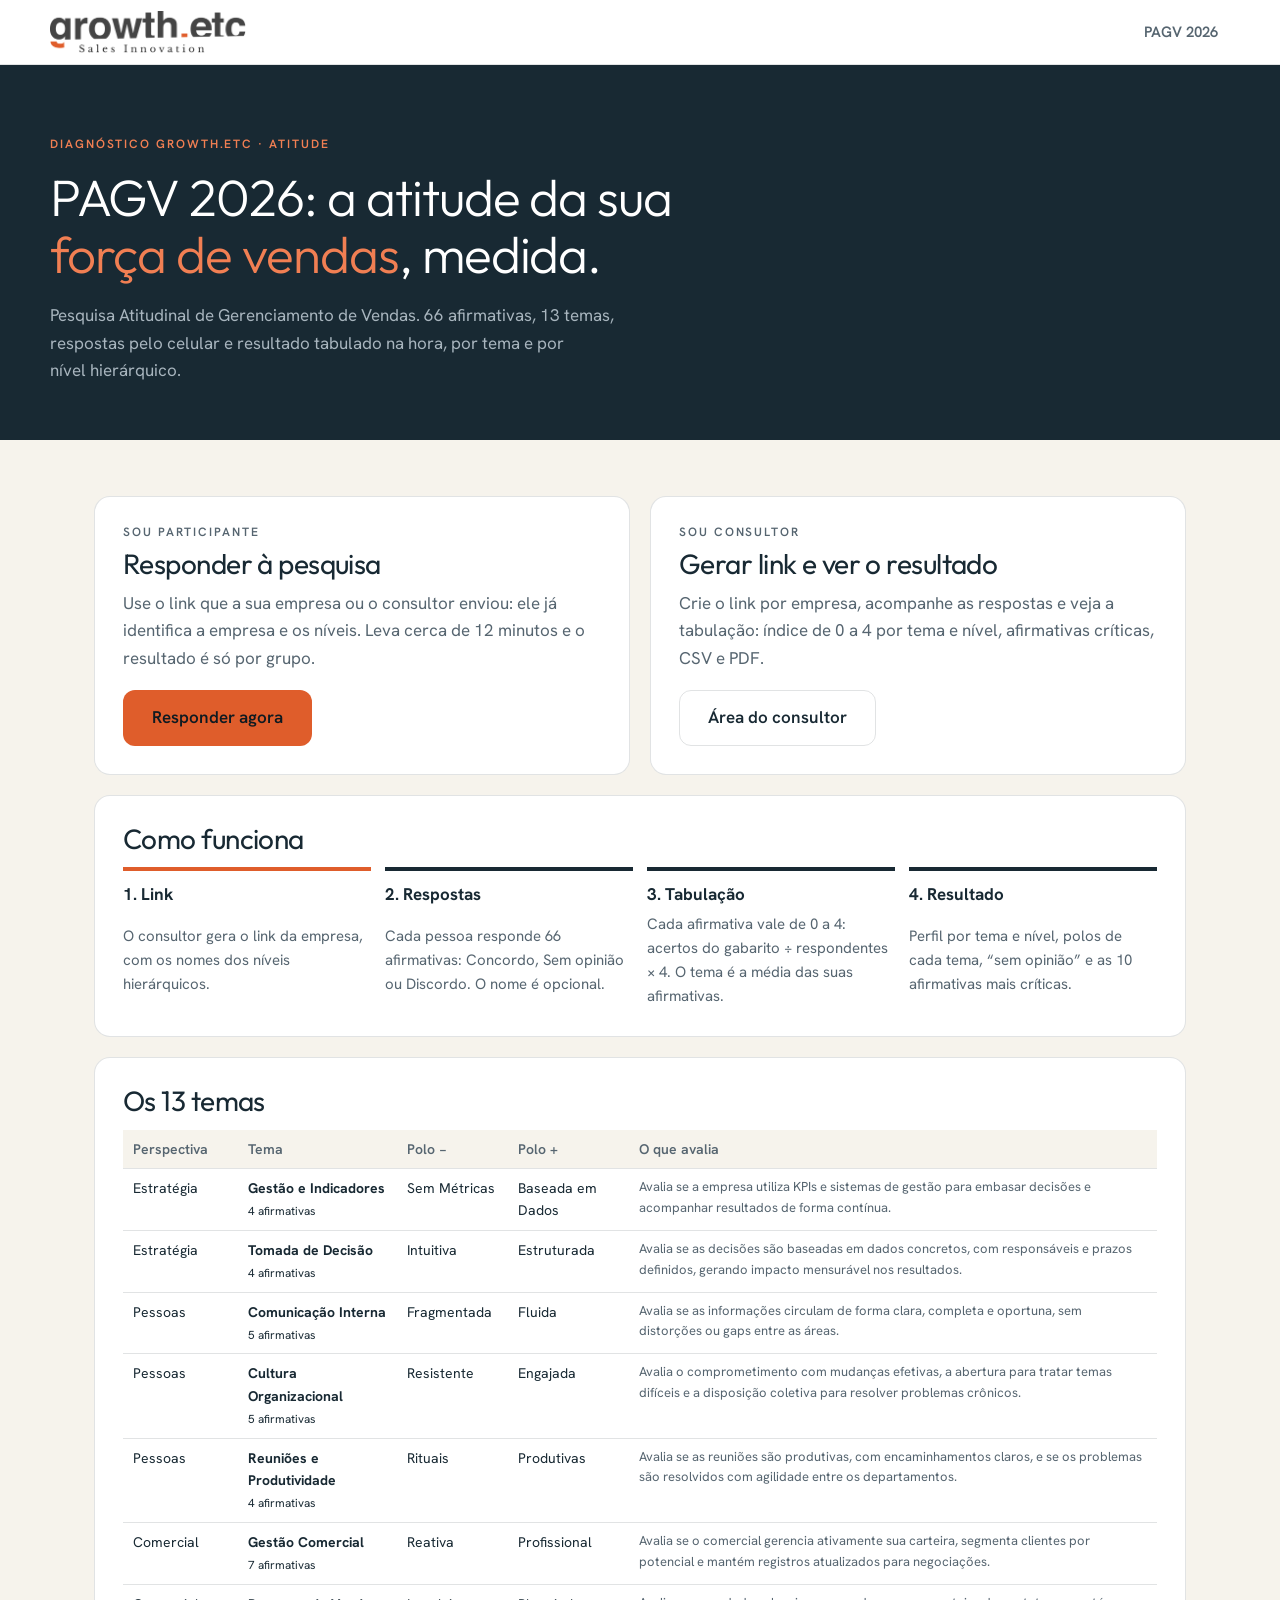
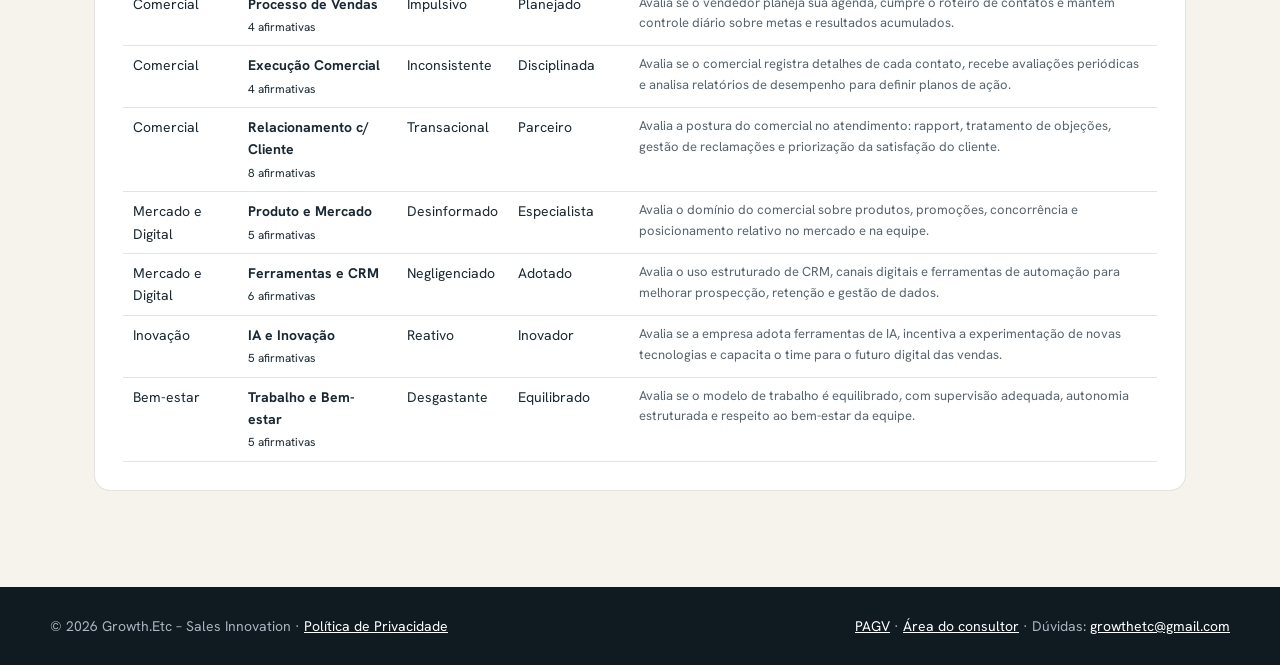
<file: index.html>
<!doctype html>
<html lang="pt-BR">
<head>
<meta charset="utf-8">
<meta name="viewport" content="width=device-width,initial-scale=1,viewport-fit=cover">
<title>PAGV 2026 — Pesquisa Atitudinal de Gerenciamento de Vendas | Growth.Etc</title>
<meta name="description" content="PAGV 2026: questionário online, tabulação automática e resultado por tema e nível hierárquico.">
<meta name="robots" content="noindex,nofollow">
<link rel="canonical" href="https://rafaeldonascimentocastro-collab.github.io/PAGV/">
<meta name="theme-color" content="#182933">
<link rel="icon" href="img/favicon.ico" sizes="16x16 32x32 48x48"><link rel="icon" type="image/png" href="img/favicon.png" sizes="256x256"><link rel="apple-touch-icon" href="img/apple-touch-icon.png">

<link rel="preload" href="assets/fonts/outfit-latin.woff2" as="font" type="font/woff2" crossorigin>
<link rel="preload" href="assets/fonts/hanken-latin.woff2" as="font" type="font/woff2" crossorigin>
<link rel="stylesheet" href="assets/base.css?v=20261011p">
<link rel="stylesheet" href="assets/pagv.css?v=20261011p">
</head>
<body>
<svg xmlns="http://www.w3.org/2000/svg" width="0" height="0" style="position:absolute" aria-hidden="true" focusable="false"><symbol id="i-arrow" viewBox="0 0 24 24"><path d="M5 12h14M13 6l6 6-6 6"/></symbol><symbol id="i-check" viewBox="0 0 24 24"><path d="M5 12.5l4.5 4.5L19 7.5"/></symbol><symbol id="i-clock" viewBox="0 0 24 24"><circle cx="12" cy="12" r="9"/><path d="M12 7v5l3.2 2"/></symbol><symbol id="i-shield" viewBox="0 0 24 24"><path d="M12 3l7.5 2.8v5.7c0 4.7-3.2 7.9-7.5 9.5-4.3-1.6-7.5-4.8-7.5-9.5V5.8z"/><path d="M8.6 12l2.4 2.4 4.4-4.9"/></symbol><symbol id="i-users" viewBox="0 0 24 24"><circle cx="9" cy="8" r="3.2"/><path d="M3 20c0-3.3 2.7-6 6-6s6 2.7 6 6"/><circle cx="17" cy="9" r="2.4"/><path d="M17.5 14.2c2.2.4 3.5 2.2 3.5 4.8"/></symbol><symbol id="i-wa" viewBox="0 0 24 24"><path d="M12 3.2a8.8 8.8 0 0 0-7.6 13.2L3.2 20.8l4.5-1.2A8.8 8.8 0 1 0 12 3.2z"/></symbol></svg><a class="skip" href="#conteudo">Pular para o conteúdo</a>
<header class="lp-header">
  <div class="wrap hd">
    <a class="brand" href="index.html" aria-label="PAGV – início"><img src="img/logo-color.png" width="168" height="36" alt="Growth.Etc – Sales Innovation"></a>
    <div class="lp-hd-actions"><span class="lp-hd-link" style="display:inline-flex;color:var(--mute)">PAGV 2026</span></div>
  </div>
</header>
<main id="conteudo" tabindex="-1" data-page="inicio">
<section class="pv-hero">
  <div class="wrap">
    <p class="eyebrow">Diagnóstico Growth.Etc · Atitude</p>
    <h1>PAGV 2026: a atitude da sua <em>força de vendas</em>, medida.</h1>
    <p>Pesquisa Atitudinal de Gerenciamento de Vendas. 66 afirmativas, 13 temas, respostas pelo celular e resultado tabulado na hora, por tema e por nível hierárquico.</p>
  </div>
</section>
<div class="pv-main"><div class="wrap pr-wrap">
  <div class="pr-grid2">
    <section class="pr-panel pi-card" aria-labelledby="pi-t1">
      <p class="eyebrow">Sou participante</p>
      <h2 id="pi-t1">Responder à pesquisa</h2>
      <p>Use o link que a sua empresa ou o consultor enviou: ele já identifica a empresa e os níveis. Leva cerca de 12 minutos e o resultado é só por grupo.</p>
      <a class="btn btn--primary btn--lg" href="pesquisa.html">Responder agora</a>
    </section>
    <section class="pr-panel pi-card" aria-labelledby="pi-t2">
      <p class="eyebrow">Sou consultor</p>
      <h2 id="pi-t2">Gerar link e ver o resultado</h2>
      <p>Crie o link por empresa, acompanhe as respostas e veja a tabulação: índice de 0 a 4 por tema e nível, afirmativas críticas, CSV e PDF.</p>
      <a class="btn btn--line btn--lg" href="resultado.html">Área do consultor</a>
    </section>
  </div>
  <section class="pr-panel" aria-labelledby="pi-t3">
    <h2 id="pi-t3">Como funciona</h2>
    <ol class="pi-steps">
      <li><b>1. Link</b><span>O consultor gera o link da empresa, com os nomes dos níveis hierárquicos.</span></li>
      <li><b>2. Respostas</b><span>Cada pessoa responde 66 afirmativas: Concordo, Sem opinião ou Discordo. O nome é opcional.</span></li>
      <li><b>3. Tabulação</b><span>Cada afirmativa vale de 0 a 4: acertos do gabarito ÷ respondentes × 4. O tema é a média das suas afirmativas.</span></li>
      <li><b>4. Resultado</b><span>Perfil por tema e nível, polos de cada tema, “sem opinião” e as 10 afirmativas mais críticas.</span></li>
    </ol>
  </section>
  <section class="pr-panel" aria-labelledby="pi-t4">
    <h2 id="pi-t4">Os 13 temas</h2>
    <div class="pr-table-wrap"><table class="pr-table" id="pi-temas"></table></div>
  </section>
</div></div>
</main>
<footer class="pv-foot"><div class="wrap"><p>© 2026 Growth.Etc – Sales Innovation · <a href="https://growth.etc.br/politica-de-privacidade.html">Política de Privacidade</a></p><p><a href="index.html">PAGV</a> · <a href="resultado.html">Área do consultor</a> · Dúvidas: <a href="mailto:growthetc@gmail.com">growthetc@gmail.com</a></p></div></footer>
<script src="assets/pagv-data.js?v=20261011p"></script>
<script>
(function(){var D=window.PAGV_DATA,h='<thead><tr><th>Perspectiva</th><th>Tema</th><th>Polo −</th><th>Polo +</th><th>O que avalia</th></tr></thead><tbody>';
D.temas.forEach(function(t){var n=D.itens.filter(function(i){return i.t===t.id}).length;h+='<tr><td>'+t.persp+'</td><td><b>'+t.nome+'</b><br><small>'+n+' afirmativas</small></td><td>'+t.neg+'</td><td>'+t.pos+'</td><td class="pr-read">'+t.desc+'</td></tr>'});
document.getElementById('pi-temas').innerHTML=h+'</tbody>';})();
</script>
</body>
</html>
</file>
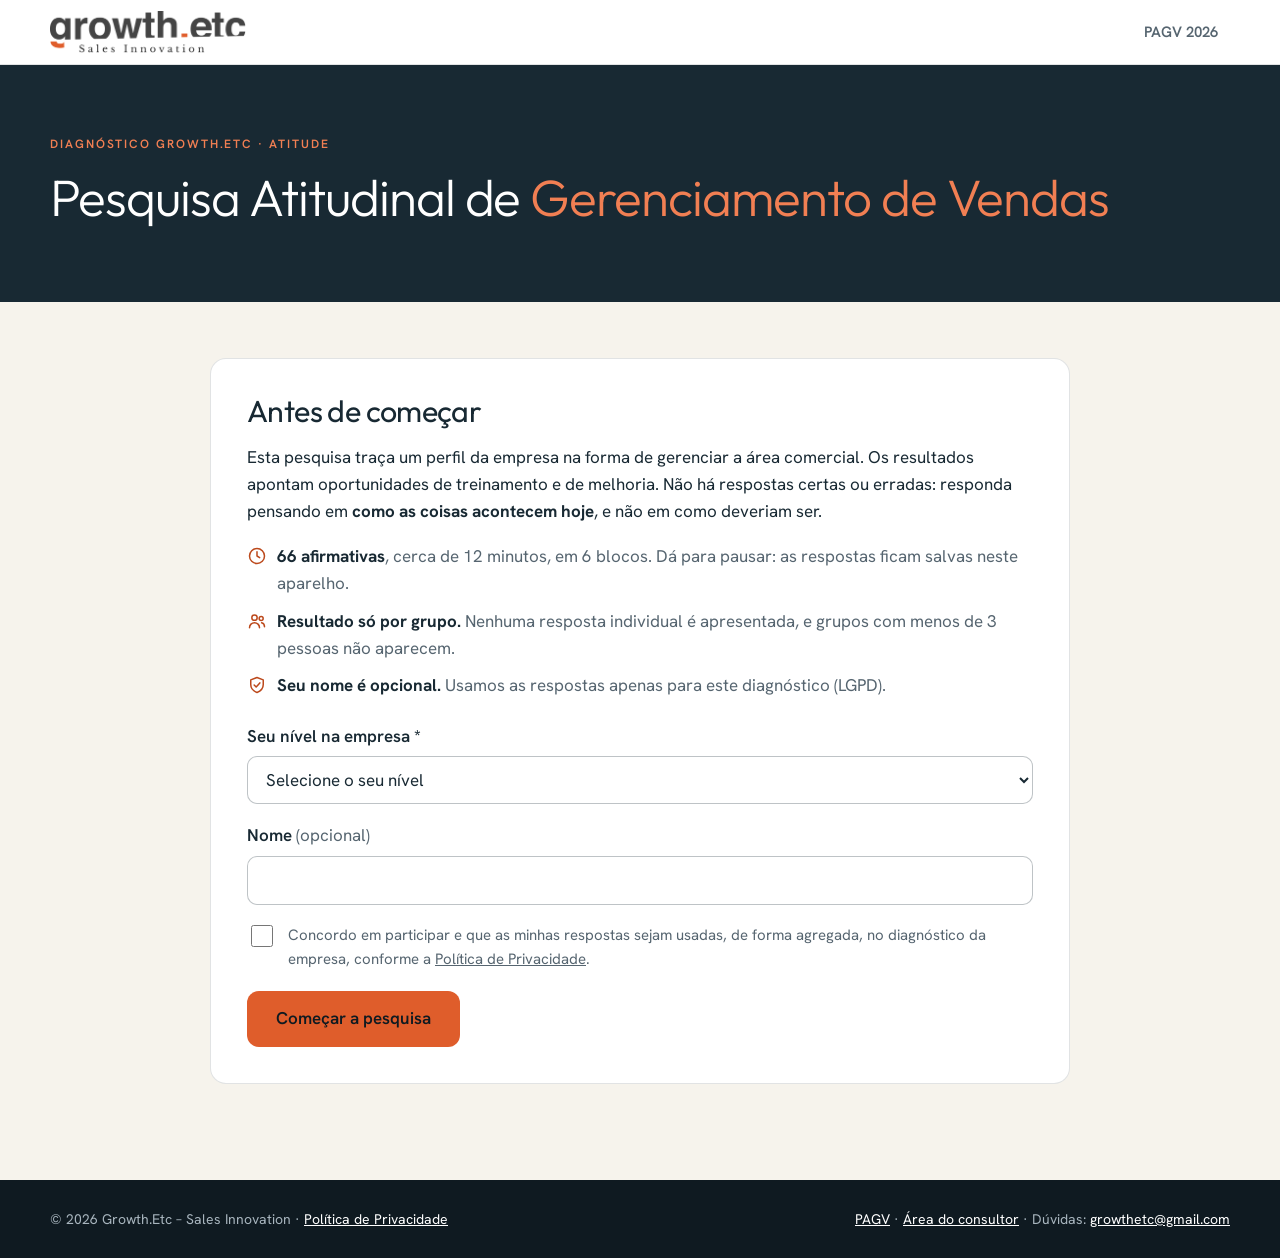
<file: pesquisa.html>
<!doctype html>
<html lang="pt-BR">
<head>
<meta charset="utf-8">
<meta name="viewport" content="width=device-width,initial-scale=1,viewport-fit=cover">
<title>PAGV — Pesquisa Atitudinal de Gerenciamento de Vendas | Growth.Etc</title>
<meta name="description" content="Questionário da Pesquisa Atitudinal de Gerenciamento de Vendas (PAGV). Respostas tratadas somente por grupo.">
<meta name="robots" content="noindex,nofollow">
<link rel="canonical" href="https://rafaeldonascimentocastro-collab.github.io/PAGV/pesquisa.html">
<meta name="theme-color" content="#182933">
<link rel="icon" href="img/favicon.ico" sizes="16x16 32x32 48x48"><link rel="icon" type="image/png" href="img/favicon.png" sizes="256x256"><link rel="apple-touch-icon" href="img/apple-touch-icon.png">

<link rel="preload" href="assets/fonts/outfit-latin.woff2" as="font" type="font/woff2" crossorigin>
<link rel="preload" href="assets/fonts/hanken-latin.woff2" as="font" type="font/woff2" crossorigin>
<link rel="stylesheet" href="assets/base.css?v=20261011p">
<link rel="stylesheet" href="assets/pagv.css?v=20261011p">
</head>
<body>
<svg xmlns="http://www.w3.org/2000/svg" width="0" height="0" style="position:absolute" aria-hidden="true" focusable="false"><symbol id="i-arrow" viewBox="0 0 24 24"><path d="M5 12h14M13 6l6 6-6 6"/></symbol><symbol id="i-check" viewBox="0 0 24 24"><path d="M5 12.5l4.5 4.5L19 7.5"/></symbol><symbol id="i-clock" viewBox="0 0 24 24"><circle cx="12" cy="12" r="9"/><path d="M12 7v5l3.2 2"/></symbol><symbol id="i-shield" viewBox="0 0 24 24"><path d="M12 3l7.5 2.8v5.7c0 4.7-3.2 7.9-7.5 9.5-4.3-1.6-7.5-4.8-7.5-9.5V5.8z"/><path d="M8.6 12l2.4 2.4 4.4-4.9"/></symbol><symbol id="i-users" viewBox="0 0 24 24"><circle cx="9" cy="8" r="3.2"/><path d="M3 20c0-3.3 2.7-6 6-6s6 2.7 6 6"/><circle cx="17" cy="9" r="2.4"/><path d="M17.5 14.2c2.2.4 3.5 2.2 3.5 4.8"/></symbol><symbol id="i-wa" viewBox="0 0 24 24"><path d="M12 3.2a8.8 8.8 0 0 0-7.6 13.2L3.2 20.8l4.5-1.2A8.8 8.8 0 1 0 12 3.2z"/></symbol></svg><a class="skip" href="#conteudo">Pular para o conteúdo</a>
<header class="lp-header">
  <div class="wrap hd">
    <a class="brand" href="index.html" aria-label="PAGV – início"><img src="img/logo-color.png" width="168" height="36" alt="Growth.Etc – Sales Innovation"></a>
    <div class="lp-hd-actions"><span class="lp-hd-link" style="display:inline-flex;color:var(--mute)">PAGV 2026</span></div>
  </div>
</header>
<main id="conteudo" tabindex="-1" data-page="pagv">
<section class="pv-hero">
  <div class="wrap">
    <p class="eyebrow">Diagnóstico Growth.Etc · Atitude</p>
    <h1>Pesquisa Atitudinal de <em>Gerenciamento de Vendas</em></h1>
    <p id="pv-empresa-row" hidden>Empresa: <span class="pv-emp" id="pv-empresa"></span></p>
  </div>
</section>
<div class="pv-main"><div class="wrap">

<section class="pv-card" id="pv-intro" aria-labelledby="pv-t-intro">
  <h2 id="pv-t-intro">Antes de começar</h2>
  <p>Esta pesquisa traça um perfil da empresa na forma de gerenciar a área comercial. Os resultados apontam oportunidades de treinamento e de melhoria. Não há respostas certas ou erradas: responda pensando em <b>como as coisas acontecem hoje</b>, e não em como deveriam ser.</p>
  <ul class="pv-facts">
    <li><svg aria-hidden="true" focusable="false"><use href="#i-clock"/></svg><span><b>66 afirmativas</b>, cerca de 12 minutos, em 6 blocos. Dá para pausar: as respostas ficam salvas neste aparelho.</span></li>
    <li><svg aria-hidden="true" focusable="false"><use href="#i-users"/></svg><span><b>Resultado só por grupo.</b> Nenhuma resposta individual é apresentada, e grupos com menos de 3 pessoas não aparecem.</span></li>
    <li><svg aria-hidden="true" focusable="false"><use href="#i-shield"/></svg><span><b>Seu nome é opcional.</b> Usamos as respostas apenas para este diagnóstico (LGPD).</span></li>
  </ul>
  <form id="pv-form-intro" novalidate>
    <div class="pv-field">
      <label for="pv-nivel">Seu nível na empresa *</label>
      <select id="pv-nivel" required aria-describedby="pv-nivel-err"></select>
      <span class="pv-err" id="pv-nivel-err" hidden>Selecione o seu nível para continuar.</span>
    </div>
    <div class="pv-field">
      <label for="pv-nome">Nome <span style="font-weight:400;color:var(--mute)">(opcional)</span></label>
      <input type="text" id="pv-nome" autocomplete="name" maxlength="80">
    </div>
    <label class="pv-check"><input type="checkbox" id="pv-lgpd" aria-describedby="pv-lgpd-err"><span>Concordo em participar e que as minhas respostas sejam usadas, de forma agregada, no diagnóstico da empresa, conforme a <a href="https://growth.etc.br/politica-de-privacidade.html" target="_blank" rel="noopener">Política de Privacidade</a>.</span></label>
    <p class="pv-err" id="pv-lgpd-err" hidden>Marque a concordância para continuar.</p>
    <button class="btn btn--primary btn--lg" type="submit" id="pv-start">Começar a pesquisa</button>
  </form>
</section>

<section id="pv-quest" hidden aria-labelledby="pv-bloco" tabindex="-1">
  <div class="pv-top">
    <div class="pv-top-row"><b id="pv-bloco" aria-live="polite">Bloco 1 de 6</b><span id="pv-faixa"></span></div>
    <div class="pv-progress" id="pv-progbar" role="progressbar" aria-label="Progresso" aria-valuemin="0" aria-valuemax="100" aria-valuenow="0"><span id="pv-bar"></span></div>
    <p class="pv-top-row" style="margin-top:6px"><span id="pv-prog"></span><span class="pv-hint">Concordo · Sem opinião · Discordo</span></p>
  </div>
  <ol class="pv-list" id="pv-list"></ol>
  <p class="pv-err" id="pv-missing" role="alert" hidden></p>
  <div class="pv-nav">
    <button class="btn btn--line" type="button" id="pv-prev" hidden>Bloco anterior</button>
    <button class="btn btn--primary btn--lg" type="button" id="pv-next">Próximo bloco</button>
  </div>
</section>

<section class="pv-card" id="pv-fim" hidden tabindex="-1" aria-labelledby="pv-t-fim">
  <div id="pv-fim-ok">
    <div class="pv-ok"><svg aria-hidden="true" focusable="false"><use href="#i-check"/></svg><h2 id="pv-t-fim">Respostas enviadas. Obrigado!</h2></div>
    <p>Sua participação foi registrada. O resultado será apresentado somente por grupo.</p>
    <p class="pr-note" style="margin-top:14px">Se o consultor pedir, este é o seu código de resposta:</p>
  </div>
  <div id="pv-fim-manual" hidden>
    <h2>Falta um passo: envie o seu código</h2>
    <p>Não conseguimos enviar automaticamente. Copie o código abaixo e envie ao consultor pelo WhatsApp ou por e-mail.</p>
  </div>
  <div class="pv-code"><input id="pv-cod" readonly aria-label="Código de resposta"><button class="btn btn--line btn--sm" type="button" id="pv-copy">Copiar</button></div>
  <div class="pv-btns"><a class="btn btn--line btn--sm" id="pv-wa" target="_blank" rel="noopener">Enviar pelo WhatsApp</a><a class="btn btn--line btn--sm" id="pv-mail">Enviar por e-mail</a></div>
</section>

</div></div>
</main>
<footer class="pv-foot"><div class="wrap"><p>© 2026 Growth.Etc – Sales Innovation · <a href="https://growth.etc.br/politica-de-privacidade.html">Política de Privacidade</a></p><p><a href="index.html">PAGV</a> · <a href="resultado.html">Área do consultor</a> · Dúvidas: <a href="mailto:growthetc@gmail.com">growthetc@gmail.com</a></p></div></footer>
<script src="assets/pagv-config.js?v=20261011p"></script>
<script src="assets/pagv-data.js?v=20261011p"></script>
<script src="assets/pesquisa.js?v=20261011p"></script>
</body>
</html>
</file>
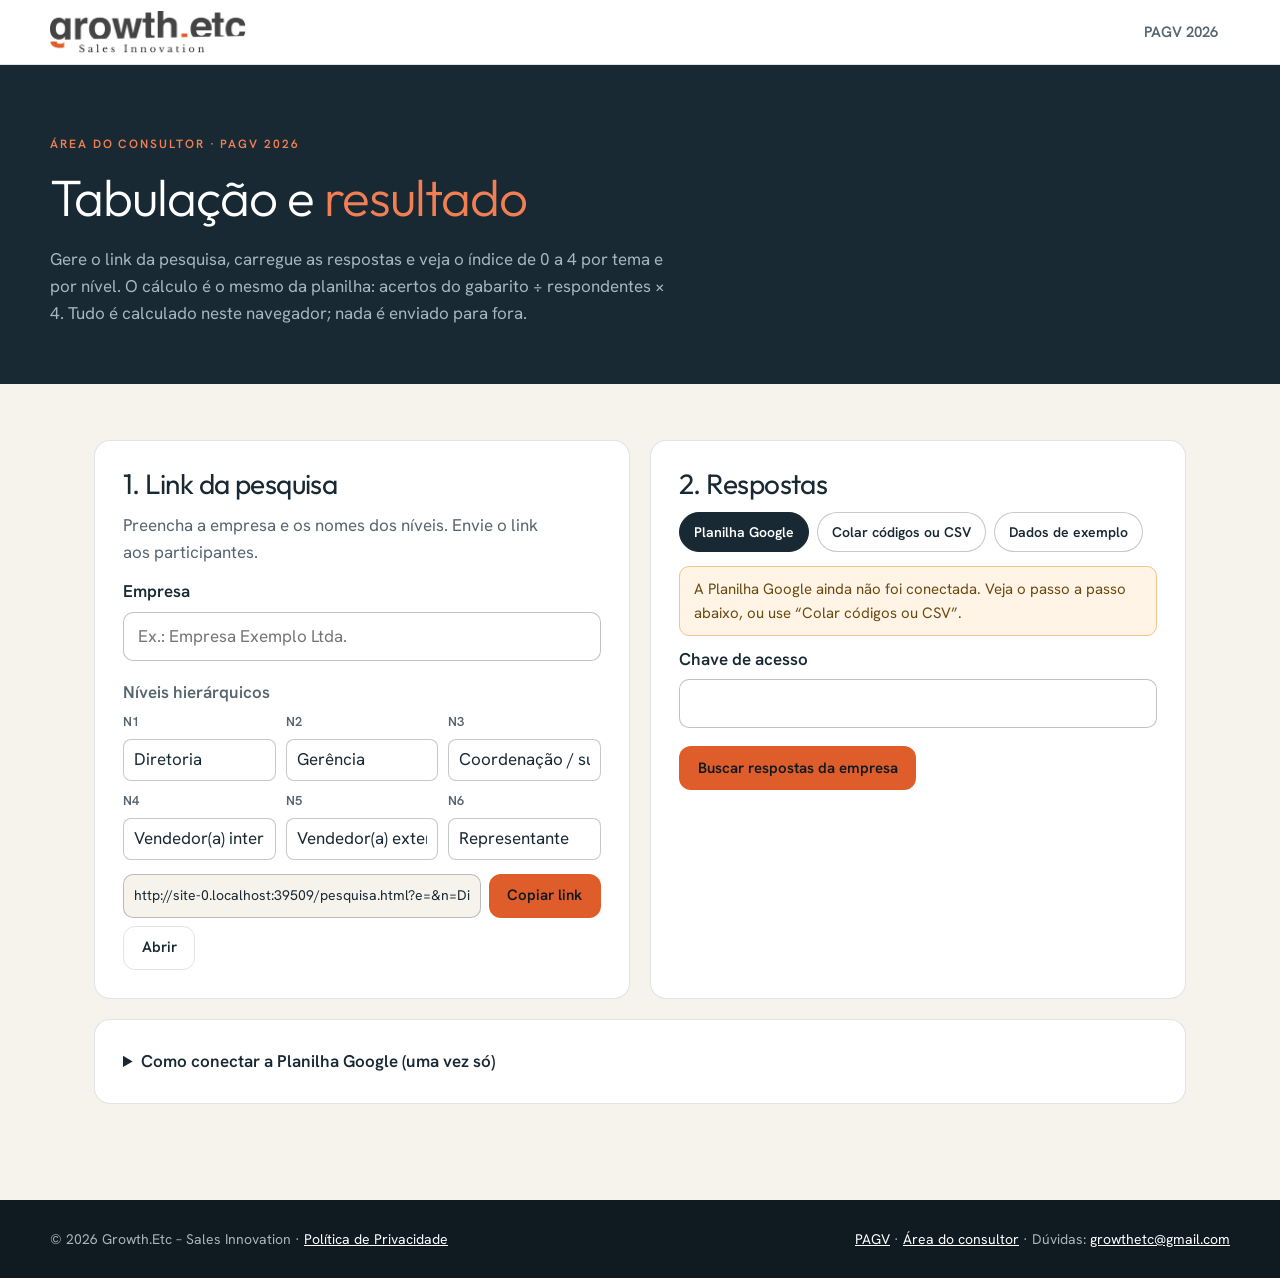
<file: resultado.html>
<!doctype html>
<html lang="pt-BR">
<head>
<meta charset="utf-8">
<meta name="viewport" content="width=device-width,initial-scale=1,viewport-fit=cover">
<title>PAGV — Tabulação e resultado | Growth.Etc</title>
<meta name="description" content="Área do consultor: tabulação e resultado da PAGV.">
<meta name="robots" content="noindex,nofollow">
<link rel="canonical" href="https://rafaeldonascimentocastro-collab.github.io/PAGV/resultado.html">
<meta name="theme-color" content="#182933">
<link rel="icon" href="img/favicon.ico" sizes="16x16 32x32 48x48"><link rel="icon" type="image/png" href="img/favicon.png" sizes="256x256"><link rel="apple-touch-icon" href="img/apple-touch-icon.png">

<link rel="preload" href="assets/fonts/outfit-latin.woff2" as="font" type="font/woff2" crossorigin>
<link rel="preload" href="assets/fonts/hanken-latin.woff2" as="font" type="font/woff2" crossorigin>
<link rel="stylesheet" href="assets/base.css?v=20261011p">
<link rel="stylesheet" href="assets/pagv.css?v=20261011p">
</head>
<body>
<svg xmlns="http://www.w3.org/2000/svg" width="0" height="0" style="position:absolute" aria-hidden="true" focusable="false"><symbol id="i-arrow" viewBox="0 0 24 24"><path d="M5 12h14M13 6l6 6-6 6"/></symbol><symbol id="i-check" viewBox="0 0 24 24"><path d="M5 12.5l4.5 4.5L19 7.5"/></symbol><symbol id="i-clock" viewBox="0 0 24 24"><circle cx="12" cy="12" r="9"/><path d="M12 7v5l3.2 2"/></symbol><symbol id="i-shield" viewBox="0 0 24 24"><path d="M12 3l7.5 2.8v5.7c0 4.7-3.2 7.9-7.5 9.5-4.3-1.6-7.5-4.8-7.5-9.5V5.8z"/><path d="M8.6 12l2.4 2.4 4.4-4.9"/></symbol><symbol id="i-users" viewBox="0 0 24 24"><circle cx="9" cy="8" r="3.2"/><path d="M3 20c0-3.3 2.7-6 6-6s6 2.7 6 6"/><circle cx="17" cy="9" r="2.4"/><path d="M17.5 14.2c2.2.4 3.5 2.2 3.5 4.8"/></symbol><symbol id="i-wa" viewBox="0 0 24 24"><path d="M12 3.2a8.8 8.8 0 0 0-7.6 13.2L3.2 20.8l4.5-1.2A8.8 8.8 0 1 0 12 3.2z"/></symbol></svg><a class="skip" href="#conteudo">Pular para o conteúdo</a>
<header class="lp-header">
  <div class="wrap hd">
    <a class="brand" href="index.html" aria-label="PAGV – início"><img src="img/logo-color.png" width="168" height="36" alt="Growth.Etc – Sales Innovation"></a>
    <div class="lp-hd-actions"><span class="lp-hd-link" style="display:inline-flex;color:var(--mute)">PAGV 2026</span></div>
  </div>
</header>
<main id="conteudo" tabindex="-1" data-page="pagv-resultado">
<section class="pv-hero">
  <div class="wrap">
    <p class="eyebrow">Área do consultor · PAGV 2026</p>
    <h1>Tabulação e <em>resultado</em></h1>
    <p>Gere o link da pesquisa, carregue as respostas e veja o índice de 0 a 4 por tema e por nível. O cálculo é o mesmo da planilha: acertos do gabarito ÷ respondentes × 4. Tudo é calculado neste navegador; nada é enviado para fora.</p>
  </div>
</section>
<div class="pv-main"><div class="wrap pr-wrap">

<div class="pr-grid2 pr-noprint">
  <section class="pr-panel" aria-labelledby="pr-t1">
    <h2 id="pr-t1">1. Link da pesquisa</h2>
    <p>Preencha a empresa e os nomes dos níveis. Envie o link aos participantes.</p>
    <div class="pv-field" style="margin-top:12px"><label for="pr-emp">Empresa</label><input type="text" id="pr-emp" maxlength="80" placeholder="Ex.: Empresa Exemplo Ltda."></div>
    <p class="pv-lbl" style="margin-bottom:6px">Níveis hierárquicos</p>
    <div class="pr-levels" id="pr-levels"></div>
    <div class="pr-link"><input id="pr-url" readonly aria-label="Link da pesquisa"><button class="btn btn--primary btn--sm" type="button" id="pr-copy">Copiar link</button><a class="btn btn--line btn--sm" id="pr-open" target="_blank" rel="noopener">Abrir</a></div>
  </section>

  <section class="pr-panel" aria-labelledby="pr-t2">
    <h2 id="pr-t2">2. Respostas</h2>
    <div class="pr-tabs" role="tablist">
      <button class="pr-tab" role="tab" aria-selected="true" data-src="planilha" type="button">Planilha Google</button>
      <button class="pr-tab" role="tab" aria-selected="false" data-src="colar" type="button">Colar códigos ou CSV</button>
      <button class="pr-tab" role="tab" aria-selected="false" data-src="exemplo" type="button">Dados de exemplo</button>
    </div>
    <div data-pane="planilha">
      <p id="pr-noendp" class="pr-warn" hidden>A Planilha Google ainda não foi conectada. Veja o passo a passo abaixo, ou use “Colar códigos ou CSV”.</p>
      <div class="pv-field"><label for="pr-key">Chave de acesso</label><input type="password" id="pr-key" autocomplete="off"></div>
      <button class="btn btn--primary btn--sm" type="button" id="pr-fetch">Buscar respostas da empresa</button>
    </div>
    <div data-pane="colar" hidden>
      <div class="pv-field"><label for="pr-paste">Cole os códigos de resposta (um por linha) ou um CSV da planilha</label><textarea id="pr-paste" spellcheck="false" placeholder="PAGV26|Empresa|1|Diretoria|CCDSC...|2026-11-03T12:00:00Z"></textarea><small>Os códigos chegam no e-mail de cada resposta. Linhas repetidas são ignoradas.</small></div>
      <div class="pr-actions"><button class="btn btn--primary btn--sm" type="button" id="pr-parse">Tabular</button><label class="btn btn--line btn--sm" style="cursor:pointer">Abrir arquivo CSV<input type="file" id="pr-file" accept=".csv,.txt" hidden></label></div>
    </div>
    <div data-pane="exemplo" hidden>
      <p>Gera 34 respondentes fictícios em 4 níveis, para treinar a leitura do resultado.</p>
      <button class="btn btn--line btn--sm" type="button" id="pr-demo">Carregar exemplo</button>
    </div>
    <p class="pr-note" id="pr-status" role="status" style="margin-top:10px"></p>
  </section>
</div>

<section id="pr-out" hidden>
  <section class="pr-panel" aria-labelledby="pr-t3">
    <h2 id="pr-t3">Resultado <span id="pr-empname" style="color:var(--mute)"></span></h2>
    <div class="pr-kpis" id="pr-kpis"></div>
    <div id="pr-warns"></div>
  </section>
  <section class="pr-panel" aria-labelledby="pr-t4">
    <h2 id="pr-t4">Perfil por tema e nível</h2>
    <p>Índice de 0 a 4: quanto mais à direita, mais perto do polo positivo do tema. Abaixo de 2,0 é oportunidade de desenvolvimento.</p>
    <div class="pr-series" id="pr-series"></div>
    <div class="pr-chart" id="pr-chart"></div>
  </section>
  <section class="pr-panel" aria-labelledby="pr-t5">
    <h2 id="pr-t5">Tabela por tema</h2>
    <div class="pr-table-wrap"><table class="pr-table" id="pr-table"></table></div>
    <p class="pr-note" style="margin-top:8px">Faixas: ≥ 2,8 ponto forte · 2,0 a 2,8 atenção · &lt; 2,0 oportunidade. “Sem opinião” acima de 25% indica falta de informação sobre o tema.</p>
  </section>
  <section class="pr-panel" aria-labelledby="pr-t6">
    <h2 id="pr-t6">10 afirmativas mais críticas</h2>
    <p>Maiores oportunidades de treinamento: as afirmativas em que menos gente respondeu de acordo com o gabarito.</p>
    <ol class="pr-crit" id="pr-crit"></ol>
  </section>
  <div class="pr-actions pr-noprint" style="margin-top:20px"><button class="btn btn--primary" type="button" id="pr-print">Imprimir ou salvar PDF</button><button class="btn btn--line" type="button" id="pr-csv">Baixar tabulação (CSV)</button><button class="btn btn--line" type="button" id="pr-raw">Baixar respostas (CSV)</button></div>
</section>

<section class="pr-panel pr-noprint" style="margin-top:20px">
  <details class="pr-help"><summary>Como conectar a Planilha Google (uma vez só)</summary>
    <ol>
      <li>Crie uma Planilha Google nova (ex.: “PAGV respostas”).</li>
      <li>Menu <b>Extensões → Apps Script</b>. Apague o conteúdo e cole o script de <a href="https://github.com/rafaeldonascimentocastro-collab/PAGV/blob/main/apps-script/Codigo.gs" target="_blank" rel="noopener">apps-script/Codigo.gs</a>.</li>
      <li>Troque <code>TROQUE-ESTA-CHAVE</code> por uma senha só sua e salve.</li>
      <li><b>Implantar → Nova implantação → App da Web</b>. Executar como: <b>você</b>. Quem pode acessar: <b>Qualquer pessoa</b>. Autorize.</li>
      <li>Copie a URL do App da Web (termina em <code>/exec</code>) e cole em <code>assets/pagv-config.js</code>, no campo <code>endpoint</code>.</li>
      <li>Pronto: cada resposta vira uma linha na planilha, e esta página busca as respostas com a sua chave.</li>
    </ol>
  </details>
</section>

</div></div>
</main>
<footer class="pv-foot"><div class="wrap"><p>© 2026 Growth.Etc – Sales Innovation · <a href="https://growth.etc.br/politica-de-privacidade.html">Política de Privacidade</a></p><p><a href="index.html">PAGV</a> · <a href="resultado.html">Área do consultor</a> · Dúvidas: <a href="mailto:growthetc@gmail.com">growthetc@gmail.com</a></p></div></footer>
<script src="assets/pagv-config.js?v=20261011p"></script>
<script src="assets/pagv-data.js?v=20261011p"></script>
<script src="assets/resultado.js?v=20261011p"></script>
</body>
</html>
</file>
<file: assets/base.css>
/* PAGV — base visual (extraído de growth.etc.br: assets/styles.css e assets/prediag.css) */
@font-face{font-family:"Outfit";font-style:normal;font-weight:100 900;font-display:swap;src:url(fonts/outfit-latin.woff2) format("woff2");unicode-range:U+0000-00FF,U+0131,U+0152-0153,U+02BB-02BC,U+02C6,U+02DA,U+02DC,U+0304,U+0308,U+0329,U+2000-206F,U+20AC,U+2122,U+2191,U+2193,U+2212,U+2215,U+FEFF,U+FFFD}
@font-face{font-family:"Outfit";font-style:normal;font-weight:100 900;font-display:swap;src:url(fonts/outfit-latin-ext.woff2) format("woff2");unicode-range:U+0100-02BA,U+02BD-02C5,U+02C7-02CC,U+02CE-02D7,U+02DD-02FF,U+0304,U+0308,U+0329,U+1D00-1DBF,U+1E00-1E9F,U+1EF2-1EFF,U+2020,U+20A0-20AB,U+20AD-20C0,U+2113,U+2C60-2C7F,U+A720-A7FF}
@font-face{font-family:"Hanken Grotesk";font-style:normal;font-weight:100 900;font-display:swap;src:url(fonts/hanken-latin.woff2) format("woff2");unicode-range:U+0000-00FF,U+0131,U+0152-0153,U+02BB-02BC,U+02C6,U+02DA,U+02DC,U+0304,U+0308,U+0329,U+2000-206F,U+20AC,U+2122,U+2191,U+2193,U+2212,U+2215,U+FEFF,U+FFFD}
@font-face{font-family:"Hanken Grotesk";font-style:normal;font-weight:100 900;font-display:swap;src:url(fonts/hanken-latin-ext.woff2) format("woff2");unicode-range:U+0100-02BA,U+02BD-02C5,U+02C7-02CC,U+02CE-02D7,U+02DD-02FF,U+0304,U+0308,U+0329,U+1D00-1DBF,U+1E00-1E9F,U+1EF2-1EFF,U+2020,U+20A0-20AB,U+20AD-20C0,U+2113,U+2C60-2C7F,U+A720-A7FF}
@font-face{font-family:"Outfit Fallback";src:local("Arial"),local("Helvetica Neue"),local("Helvetica");size-adjust:101.3%;ascent-override:98.8%;descent-override:25.7%;line-gap-override:0%}
@font-face{font-family:"Hanken Fallback";src:local("Arial"),local("Helvetica Neue"),local("Helvetica");size-adjust:103%;ascent-override:97.1%;descent-override:29.4%;line-gap-override:0%}
:root {
  --navy: #182933;
  --navy-deep: #0F1A21;
  --navy-soft: #213643;
  --orange: #DF5D2B;      /* laranja do logo */
  --orange-ink: #BC491C;   /* laranja para texto pequeno sobre fundo claro (AA) */
  --orange-lit: #F17F53;   /* laranja para texto pequeno sobre fundo escuro (AA) */
  --graphite: #444444;    /* cinza do wordmark do logo */
  --paper: #F6F3EC;
  --white: #FFFFFF;
  --ink: #182933;
  --mute: #566570;
  --mute-lit: #A8B5BE;
  --line: rgba(24, 41, 51, .13);
  --line-lit: rgba(255, 255, 255, .16);
  --f-display: "Outfit", "Outfit Fallback", "Avenir Next", "Segoe UI", system-ui, sans-serif;
  --f-body: "Hanken Grotesk", "Hanken Fallback", "Segoe UI", system-ui, -apple-system, sans-serif;
  --gutter: 20px;
  --max: 1180px;
  --cut: clamp(20px, 3.8vw, 56px);
  --ease: cubic-bezier(.2, .7, .2, 1);
  --dock-h: 76px;
  color-scheme: light;
}
@media (min-width: 720px) { :root { --gutter: 32px; } }
@media (min-width: 1100px) { :root { --gutter: 44px; } }

/* ---------- base ---------- */
*, *::before, *::after { box-sizing: border-box; }
html { -webkit-text-size-adjust: 100%; text-size-adjust: 100%; scroll-behavior: smooth; scroll-padding-top: 84px; }
body {
  margin: 0; background: var(--paper); color: var(--ink);
  font: 400 1.0625rem/1.6 var(--f-body);
  -webkit-font-smoothing: antialiased; -moz-osx-font-smoothing: grayscale;
}
[hidden] { display: none !important; }
img, svg, video { display: block; max-width: 100%; height: auto; }
a { color: inherit; }
ul, ol { margin: 0; padding: 0; list-style: none; }
h1, h2, h3, h4, p, figure, blockquote, dl, dd { margin: 0; }
button, input, select, textarea { font: inherit; color: inherit; }
h1, h2, h3, h4 { font-family: var(--f-display); font-weight: 400; line-height: 1.1; letter-spacing: -.02em; text-wrap: balance; }
p { text-wrap: pretty; }
:focus-visible { outline: 3px solid var(--orange); outline-offset: 3px; border-radius: 6px; }
.skip { position: absolute; left: 12px; top: -80px; z-index: 100; background: var(--orange); color: var(--navy-deep); padding: 10px 16px; border-radius: 8px; font-weight: 600; text-decoration: none; }
.skip:focus { top: calc(env(safe-area-inset-top, 0px) + 8px); }
.wrap { width: 100%; max-width: calc(var(--max) + var(--gutter) * 2); margin-inline: auto; padding-inline: var(--gutter); }
.nb { white-space: nowrap; }
main:focus { outline: none; }
.vh { position: absolute; width: 1px; height: 1px; margin: -1px; overflow: hidden; clip: rect(0 0 0 0); white-space: nowrap; }

/* ---------- tipografia ---------- */
.eyebrow { font: 600 .75rem/1.2 var(--f-body); letter-spacing: .16em; text-transform: uppercase; color: var(--orange-ink); }
.on-dark .eyebrow, .eyebrow--lit { color: var(--orange-lit); }
.btn {
  display: inline-flex; align-items: center; justify-content: center; gap: .6em;
  min-height: 52px; padding: 0 1.5rem; border-radius: 12px; border: 1.5px solid transparent;
  font: 600 1rem/1.15 var(--f-body); text-decoration: none; text-align: center; cursor: pointer;
  transition: transform .2s var(--ease), background-color .2s, border-color .2s, color .2s, box-shadow .2s;
}
.btn svg { width: 1.15em; height: 1.15em; flex: none; stroke: currentColor; fill: none; stroke-width: 2; stroke-linecap: round; stroke-linejoin: round; }
.btn--primary { background: var(--orange); color: var(--navy-deep); }
.btn--primary:hover { background: var(--orange-lit); transform: translateY(-1px); }
.btn--primary:active { transform: translateY(0); }
.btn--ghost { border-color: var(--line-lit); color: #fff; background: transparent; }   /* transparent: <button> teria o cinza padrão do navegador (aviso de cookies) */
.btn--ghost:hover { border-color: rgba(255, 255, 255, .5); background: rgba(255, 255, 255, .05); }
.btn--line { border-color: var(--line); color: var(--ink); background: transparent; }
.btn--line:hover { border-color: var(--ink); }
.btn--lg { min-height: 56px; font-size: 1.0625rem; padding: 0 1.75rem; }
.btn--sm { min-height: 44px; padding: 0 1.1rem; font-size: .9375rem; }
.btn--block { width: 100%; }
.hd { display: flex; align-items: center; justify-content: space-between; gap: 16px; min-height: 64px; }
.brand { display: flex; align-items: center; flex: none; min-height: 44px; }
.brand img { width: 176px; height: auto; }
.lp-header { position: sticky; top: env(safe-area-inset-top, 0px); z-index: 60; background: rgba(255, 255, 255, .97); -webkit-backdrop-filter: saturate(1.4) blur(12px); backdrop-filter: saturate(1.4) blur(12px); border-bottom: 1px solid var(--line); }
.lp-header .hd { min-height: 64px; }
.lp-header .brand img { width: 168px; height: auto; }
.lp-hd-actions { display: flex; align-items: center; gap: 6px; }
.lp-hd-link { display: none; align-items: center; gap: .5em; min-height: 44px; padding: 0 12px; border-radius: 10px; font-weight: 600; font-size: .9375rem; text-decoration: none; color: var(--ink); }
.lp-hd-link:hover { text-decoration: underline; text-underline-offset: 4px; }
.lp-hd-link svg { width: 18px; height: 18px; stroke: var(--orange-ink); fill: none; stroke-width: 1.8; stroke-linecap: round; stroke-linejoin: round; flex: none; }
@media (min-width: 720px) {
  .lp-header .brand img { width: 196px; }
  .lp-hd-link { display: inline-flex; }
  .lp-hd-actions { gap: 8px; }
}
</file>
<file: assets/pagv.css>
/* PAGV online — questionário e resultado. Usa os tokens de styles.css. */
.pv-hero { background: var(--navy); color: var(--white); padding: clamp(36px, 6vw, 72px) 0 clamp(32px, 5vw, 56px); }
.pv-hero .eyebrow { color: var(--orange-lit); }
.pv-hero h1 { font-size: clamp(2rem, 6vw, 3.2rem); font-weight: 300; margin: .35em 0 .4em; color: var(--white); }
.pv-hero h1 em { font-style: normal; color: var(--orange-lit); }
.pv-hero p { color: var(--mute-lit); max-width: 62ch; }
.pv-hero .pv-emp { color: var(--white); font-weight: 600; }
.pv-main { padding: clamp(28px, 5vw, 56px) 0 clamp(48px, 8vw, 96px); }
.pv-card { background: var(--white); border: 1px solid var(--line); border-radius: 16px; padding: clamp(20px, 4vw, 36px); max-width: 860px; margin-inline: auto; }
.pv-card + .pv-card { margin-top: 20px; }
.pv-card h2 { font-size: clamp(1.4rem, 4vw, 1.9rem); font-weight: 400; margin-bottom: .5em; }
.pv-card h3 { margin-bottom: .4em; }
.pv-facts { display: grid; gap: 10px; margin: 18px 0 24px; }
.pv-facts li { display: flex; gap: 10px; align-items: flex-start; color: var(--mute); }
.pv-facts b { color: var(--ink); }
.pv-facts svg { width: 20px; height: 20px; stroke: var(--orange-ink); fill: none; stroke-width: 1.8; stroke-linecap: round; stroke-linejoin: round; flex: none; margin-top: 3px; }
.pv-field { display: grid; gap: 6px; margin-bottom: 18px; }
.pv-field label, .pv-lbl { font-weight: 600; }
.pv-field small { color: var(--mute); }
.pv-field select, .pv-field input[type=text], .pv-field input[type=password], .pv-field textarea {
  width: 100%; min-height: 48px; padding: 10px 14px; border: 1.5px solid rgba(24, 41, 51, .28); border-radius: 10px; background: var(--white); }
.pv-field textarea { min-height: 140px; font: 400 .875rem/1.45 ui-monospace, SFMono-Regular, Menlo, Consolas, monospace; }
.pv-field select:focus, .pv-field input:focus, .pv-field textarea:focus { outline: 3px solid var(--orange); outline-offset: 1px; border-color: var(--navy); }
.pv-check { display: flex; gap: 12px; align-items: flex-start; margin: 4px 0 20px; color: var(--mute); font-size: .9375rem; }
.pv-check input { width: 22px; height: 22px; margin-top: 2px; accent-color: var(--orange); flex: none; }
.pv-err { color: #B3261E; font-weight: 600; font-size: .9375rem; }
.pv-legend { display: flex; flex-wrap: wrap; gap: 8px 18px; color: var(--mute); font-size: .9375rem; margin-bottom: 8px; }
/* barra de progresso */
.pv-top { position: sticky; top: 64px; z-index: 5; background: var(--paper); padding: 10px 0 8px; margin-bottom: 8px; }
.pv-top-row { display: flex; justify-content: space-between; gap: 12px; font-size: .9375rem; color: var(--mute); }
.pv-top-row b { color: var(--ink); }
.pv-progress { height: 8px; background: rgba(24, 41, 51, .1); border-radius: 99px; overflow: hidden; margin-top: 8px; }
.pv-progress span { display: block; height: 100%; width: 0; background: var(--orange); border-radius: 99px; transition: width .3s var(--ease); }
/* afirmativas */
.pv-list { display: grid; gap: 12px; counter-reset: none; }
.pv-item fieldset { border: 1px solid var(--line); border-radius: 14px; padding: 16px 16px 14px; margin: 0; background: var(--white); }
.pv-item.is-missing fieldset { border-color: #B3261E; box-shadow: 0 0 0 2px rgba(179, 38, 30, .15); }
.pv-item legend { display: flex; gap: 12px; padding: 0; float: left; width: 100%; margin-bottom: 12px; }
.pv-item legend + * { clear: both; }
.pv-n { flex: none; width: 34px; height: 34px; border-radius: 50%; background: var(--navy); color: var(--white); display: grid; place-items: center; font: 600 .875rem/1 var(--f-display); }
.pv-x { font-size: 1.0rem; line-height: 1.5; }
.pv-opts { display: grid; grid-template-columns: repeat(3, 1fr); gap: 8px; }
.pv-opts input { position: absolute; opacity: 0; width: 1px; height: 1px; }
.pv-opt { display: grid; place-items: center; min-height: 48px; padding: 8px 6px; border: 1.5px solid rgba(24, 41, 51, .25); border-radius: 10px; font-weight: 600; font-size: .9375rem; text-align: center; cursor: pointer; transition: border-color .15s; }
.pv-opt:hover { border-color: var(--navy); }
.pv-opts input:focus-visible + .pv-opt { outline: 3px solid var(--orange); outline-offset: 2px; }
.pv-opts input:checked + .pv-opt--C { background: var(--navy); border-color: var(--navy); color: var(--white); }
.pv-opts input:checked + .pv-opt--S { background: #E3E7EA; border-color: var(--mute); color: var(--ink); }
.pv-opts input:checked + .pv-opt--D { background: var(--orange-ink); border-color: var(--orange-ink); color: var(--white); }
.pv-nav { display: flex; justify-content: space-between; align-items: center; gap: 12px; margin-top: 22px; flex-wrap: wrap; }
.pv-nav .btn { flex: 1 1 200px; }
#pv-next { order: 2; } #pv-prev { order: 1; }
.pv-hint { display: none; }
.pv-code { display: flex; gap: 8px; margin: 10px 0 14px; }
.pv-code input { flex: 1; min-width: 0; min-height: 44px; padding: 8px 10px; border: 1.5px solid rgba(24, 41, 51, .28); border-radius: 10px; font: .8125rem ui-monospace, Menlo, Consolas, monospace; background: var(--paper); }
.pv-btns { display: flex; flex-wrap: wrap; gap: 10px; }
.pv-ok { display: flex; gap: 12px; align-items: center; margin-bottom: 10px; }
.pv-ok svg { width: 40px; height: 40px; stroke: var(--white); background: #2E7D4F; border-radius: 50%; padding: 8px; fill: none; stroke-width: 2.4; flex: none; }
.pv-foot { background: var(--navy-deep); color: var(--mute-lit); padding: 28px 0; font-size: .875rem; }
.pv-foot a { color: var(--white); }
.pv-foot .wrap { display: flex; flex-wrap: wrap; justify-content: space-between; gap: 10px 24px; }
@media (min-width: 720px) {
  .pv-item fieldset { display: grid; grid-template-columns: 1fr 330px; gap: 16px; align-items: center; }
  .pv-item legend { float: none; margin: 0; }
  .pv-top { top: 64px; }
  .pv-hint { display: inline; }
}

/* ---------- resultado ---------- */
.pr-wrap { max-width: 1180px; margin-inline: auto; }
.pr-grid2 { display: grid; gap: 20px; }
@media (min-width: 900px) { .pr-grid2 { grid-template-columns: 1fr 1fr; } }
.pr-panel { background: var(--white); border: 1px solid var(--line); border-radius: 16px; padding: clamp(18px, 3vw, 28px); }
.pr-panel + .pr-panel, .pr-grid2 + .pr-panel, .pr-panel + .pr-grid2 { margin-top: 20px; }
.pr-grid2 > .pr-panel { margin-top: 0; }
#pr-out { margin-top: 20px; }
#pr-out > .pr-panel:first-child { margin-top: 0; }
.pr-panel h2 { font-size: clamp(1.35rem, 3.4vw, 1.75rem); font-weight: 400; margin-bottom: .45em; }
.pr-panel > p, .pr-note { color: var(--mute); }
.pr-tabs { display: flex; flex-wrap: wrap; gap: 8px; margin: 6px 0 14px; }
.pr-tab { min-height: 40px; padding: 6px 14px; border-radius: 99px; border: 1.5px solid rgba(24, 41, 51, .25); background: var(--white); font-weight: 600; font-size: .875rem; cursor: pointer; }
.pr-tab[aria-selected=true] { background: var(--navy); border-color: var(--navy); color: var(--white); }
.pr-levels { display: grid; grid-template-columns: repeat(auto-fit, minmax(150px, 1fr)); gap: 10px; }
.pr-lv { display: grid; gap: 6px; }
.pr-lv label { font-size: .8125rem; font-weight: 600; color: var(--mute); }
.pr-lv input { width: 100%; min-width: 0; min-height: 42px; padding: 6px 10px; border: 1.5px solid rgba(24, 41, 51, .25); border-radius: 8px; }
.pr-link { display: flex; gap: 8px; margin-top: 14px; flex-wrap: wrap; }
.pr-link input { flex: 1 1 320px; min-height: 44px; padding: 8px 10px; border: 1.5px solid rgba(24, 41, 51, .28); border-radius: 10px; background: var(--paper); font-size: .875rem; }
.pr-kpis { display: grid; grid-template-columns: repeat(auto-fit, minmax(140px, 1fr)); gap: 12px; margin: 6px 0 4px; }
.pr-kpi { border-top: 4px solid var(--navy); padding-top: 10px; }
.pr-kpi b { display: block; font: 300 2.2rem/1.05 var(--f-display); }
.pr-kpi span { color: var(--mute); font-size: .875rem; }
.pr-kpi--warn { border-top-color: var(--orange); }
.pr-series { display: flex; flex-wrap: wrap; gap: 8px 12px; margin: 4px 0 12px; }
.pr-series label { display: inline-flex; align-items: center; gap: 8px; font-size: .875rem; font-weight: 600; min-height: 36px; padding: 4px 12px 4px 8px; border: 1.5px solid var(--line); border-radius: 99px; cursor: pointer; }
.pr-series input { accent-color: var(--navy); width: 18px; height: 18px; }
.pr-sw { width: 14px; height: 14px; border-radius: 50%; display: inline-block; }
.pr-chart { width: 100%; overflow-x: auto; }
.pr-chart svg { min-width: 720px; width: 100%; height: auto; }
.pr-table-wrap { overflow-x: auto; }
.pr-table { width: 100%; border-collapse: collapse; font-size: .875rem; min-width: 760px; }
.pr-table th, .pr-table td { padding: 8px 10px; border-bottom: 1px solid var(--line); text-align: center; vertical-align: top; }
.pr-table th { font-weight: 600; color: var(--mute); background: var(--paper); position: sticky; top: 0; }
.pr-table td:first-child, .pr-table th:first-child { text-align: left; }
.pr-table .pr-persp td { background: rgba(24, 41, 51, .05); font-weight: 700; text-align: left; color: var(--navy); text-transform: uppercase; letter-spacing: .06em; font-size: .75rem; }
.pr-b { display: inline-block; min-width: 46px; padding: 3px 8px; border-radius: 6px; font-weight: 700; font-variant-numeric: tabular-nums; }
.pr-b--hi { background: #DCEFE3; color: #1E5A38; }
.pr-b--mid { background: #F4ECD8; color: #6B5313; }
.pr-b--lo { background: #FADBD0; color: #8A2E0E; }
.pr-b--na { color: var(--mute); }
.pr-read { font-size: .8125rem; color: var(--mute); text-align: left !important; }
.pr-crit { display: grid; gap: 10px; counter-reset: c; }
.pr-crit li { display: grid; grid-template-columns: 44px 1fr auto; gap: 12px; align-items: start; padding: 10px 0; border-bottom: 1px solid var(--line); }
.pr-crit .pr-cn { font: 600 .875rem/34px var(--f-display); width: 34px; height: 34px; text-align: center; border-radius: 50%; background: var(--paper); }
.pr-crit small { display: block; color: var(--mute); }
.pr-warn { background: #FFF4E5; border: 1px solid #F1C48A; color: #6B4A10; border-radius: 10px; padding: 10px 14px; font-size: .9375rem; margin: 10px 0; }
.pr-actions { display: flex; flex-wrap: wrap; gap: 10px; margin-top: 12px; }
.pr-help summary { cursor: pointer; font-weight: 600; }
.pr-help ol { list-style: decimal; padding-left: 1.3em; display: grid; gap: 6px; margin-top: 10px; color: var(--mute); }
.pr-help code { background: var(--paper); padding: 1px 5px; border-radius: 4px; font-size: .875em; }
@media print {
  .lp-header, .pr-noprint, .pv-foot { display: none !important; }
  body { background: #fff; }
  .pr-panel { break-inside: avoid; border: none; padding: 0 0 12px; }
  .pv-hero { background: #fff; color: var(--ink); padding: 0 0 12px; }
  .pv-hero h1, .pv-hero .pv-emp { color: var(--ink); }
  .pr-chart svg { min-width: 0; }
}

/* ---------- página inicial ---------- */
.pi-card { display: flex; flex-direction: column; gap: 10px; align-items: flex-start; }
.pi-card h2 { margin-bottom: 0; }
.pi-card .btn { margin-top: 8px; }
.pi-steps { display: grid; gap: 14px; margin-top: 8px; }
@media (min-width: 900px) { .pi-steps { grid-template-columns: repeat(4, 1fr); } }
.pi-steps li { display: grid; gap: 4px; border-top: 4px solid var(--navy); padding-top: 10px; }
.pi-steps li:first-child { border-top-color: var(--orange); }
.pi-steps span { color: var(--mute); font-size: .9375rem; }
#pi-temas td, #pi-temas th { text-align: left; }
</file>
